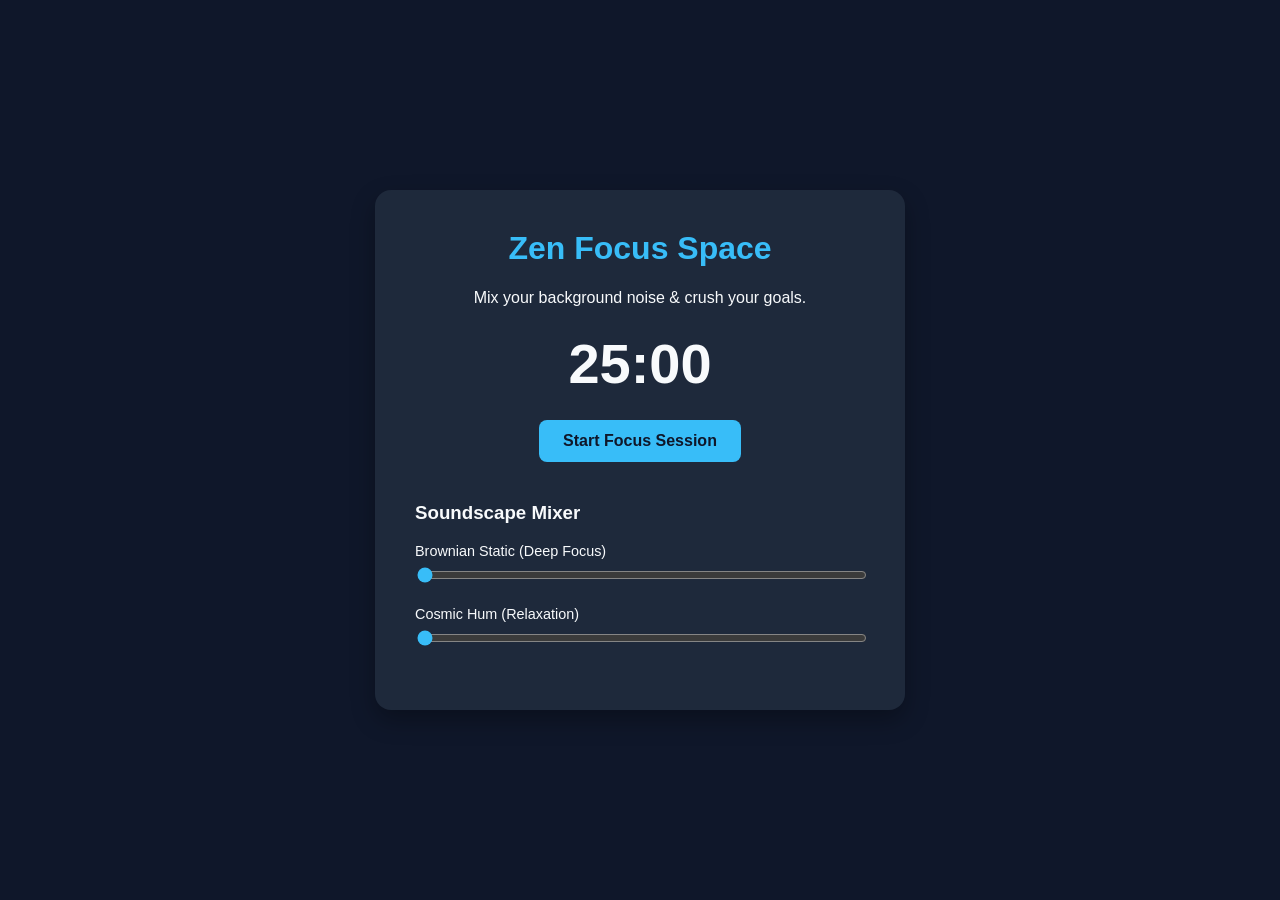
<file: game.html>
<!DOCTYPE html>
<html lang="en">
<head>
    <meta charset="UTF-8">
    <meta name="viewport" content="width=device-width, initial-scale=1.0">
    <title>Zen Focus Mixer</title>
    <style>
        :root {
            --bg-color: #0f172a;
            --card-bg: #1e293b;
            --accent: #38bdf8;
            --text: #f8fafc;
        }

        body {
            font-family: 'Segoe UI', Tahoma, Geneva, Verdana, sans-serif;
            background-color: var(--bg-color);
            color: var(--text);
            display: flex;
            justify-content: center;
            align-items: center;
            min-height: 100vh;
            margin: 0;
            transition: background 0.5s ease;
        }

        .container {
            background: var(--card-bg);
            padding: 2.5rem;
            border-radius: 16px;
            box-shadow: 0 10px 25px rgba(0,0,0,0.3);
            width: 100%;
            max-width: 450px;
            text-align: center;
        }

        h1 { margin-top: 0; color: var(--accent); }

        .timer-display {
            font-size: 3.5rem;
            font-weight: bold;
            margin: 1.5rem 0;
            font-variant-numeric: tabular-nums;
        }

        .btn {
            background: var(--accent);
            color: var(--bg-color);
            border: none;
            padding: 0.75rem 1.5rem;
            font-size: 1rem;
            font-weight: bold;
            border-radius: 8px;
            cursor: pointer;
            transition: opacity 0.2s;
        }

        .btn:hover { opacity: 0.9; }

        .mixer {
            margin-top: 2.5rem;
            text-align: left;
        }

        .sound-control {
            margin-bottom: 1.2rem;
        }

        .sound-control label {
            display: block;
            margin-bottom: 0.4rem;
            font-size: 0.9rem;
        }

        .sound-control input[type="range"] {
            width: 100%;
            accent-color: var(--accent);
        }
    </style>
</head>
<body>

<div class="container">
    <h1>Zen Focus Space</h1>
    <p>Mix your background noise & crush your goals.</p>

    <div class="timer-display" id="timer">25:00</div>
    <button class="btn" id="startBtn">Start Focus Session</button>

    <div class="mixer">
        <h3>Soundscape Mixer</h3>
        
        <div class="sound-control">
            <label for="brownNoise">Brownian Static (Deep Focus)</label>
            <input type="range" id="brownNoise" min="0" max="1" step="0.01" value="0">
        </div>

        <div class="sound-control">
            <label for="spaceDrone">Cosmic Hum (Relaxation)</label>
            <input type="range" id="spaceDrone" min="0" max="1" step="0.01" value="0">
        </div>
    </div>
</div>

<script>
    // --- TIMER LOGIC ---
    let timeLeft = 25 * 60;
    let timerId = null;
    const timerDisplay = document.getElementById('timer');
    const startBtn = document.getElementById('startBtn');

    function updateTimerDisplay() {
        const minutes = Math.floor(timeLeft / 60).toString().padStart(2, '0');
        const seconds = (timeLeft % 60).toString().padStart(2, '0');
        timerDisplay.textContent = `${minutes}:${seconds}`;
    }

    startBtn.addEventListener('click', () => {
        if (timerId) {
            clearInterval(timerId);
            timerId = null;
            startBtn.textContent = 'Resume Focus';
        } else {
            startBtn.textContent = 'Pause';
            timerId = setInterval(() => {
                if (timeLeft > 0) {
                    timeLeft--;
                    updateTimerDisplay();
                } else {
                    clearInterval(timerId);
                    alert("Focus session complete! Take a break.");
                }
            }, 1000);
        }
    });

    // --- AUDIO SYNTHESIS LOGIC (Web Audio API) ---
    const audioCtx = new (window.AudioContext || window.webkitAudioContext)();
    
    function createNoiseNode(type) {
        const bufferSize = 2 * audioCtx.sampleRate;
        const noiseBuffer = audioCtx.createBuffer(1, bufferSize, audioCtx.sampleRate);
        const output = noiseBuffer.getChannelData(0);
        
        let lastOut = 0.0;
        for (let i = 0; i < bufferSize; i++) {
            const white = Math.random() * 2 - 1;
            if (type === 'brown') {
                // Brownian noise filter formula
                output[i] = (lastOut + (0.02 * white)) / 1.02;
                lastOut = output[i];
                output[i] *= 3.5; // Compensate for loss of volume
            } else {
                output[i] = white;
            }
        }
        
        const noise = audioCtx.createBufferSource();
        noise.buffer = noiseBuffer;
        noise.loop = true;
        return noise;
    }

    // Set up Brown Noise
    const brownNode = createNoiseNode('brown');
    const brownGain = audioCtx.createGain();
    brownGain.gain.value = 0;
    brownNode.connect(brownGain).connect(audioCtx.destination);
    let brownStarted = false;

    document.getElementById('brownNoise').addEventListener('input', (e) => {
        if (audioCtx.state === 'suspended') audioCtx.resume();
        if (!brownStarted) { brownNode.start(); brownStarted = true; }
        brownGain.gain.value = e.target.value;
    });

    // Set up Oscillator Drone
    const osc = audioCtx.createOscillator();
    const oscGain = audioCtx.createGain();
    osc.type = 'triangle';
    osc.frequency.value = 85; // Low soothing frequency
    oscGain.gain.value = 0;
    osc.connect(oscGain).connect(audioCtx.destination);
    let oscStarted = false;

    document.getElementById('spaceDrone').addEventListener('input', (e) => {
        if (audioCtx.state === 'suspended') audioCtx.resume();
        if (!oscStarted) { osc.start(); oscStarted = true; }
        oscGain.gain.value = e.target.value * 0.5; // Keep it subtle
    });
</script>

</body>
</html>
</file>
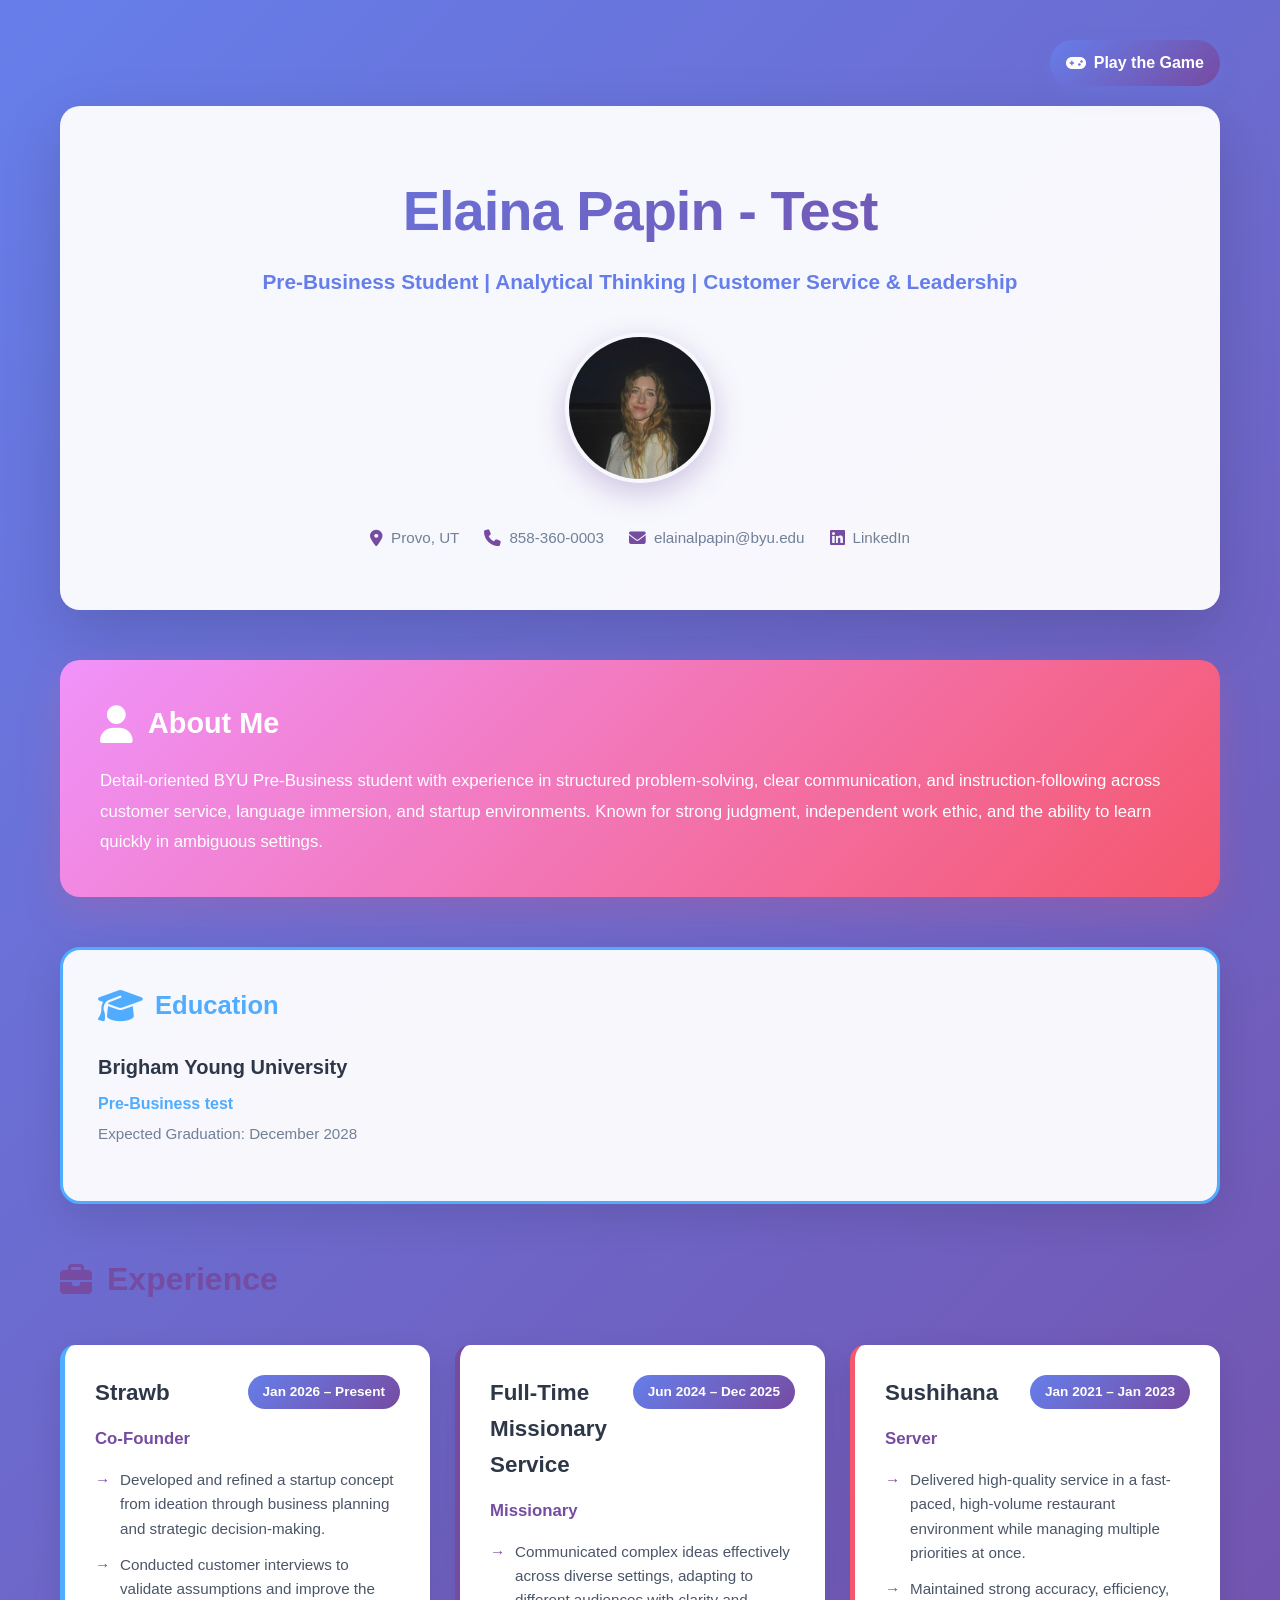
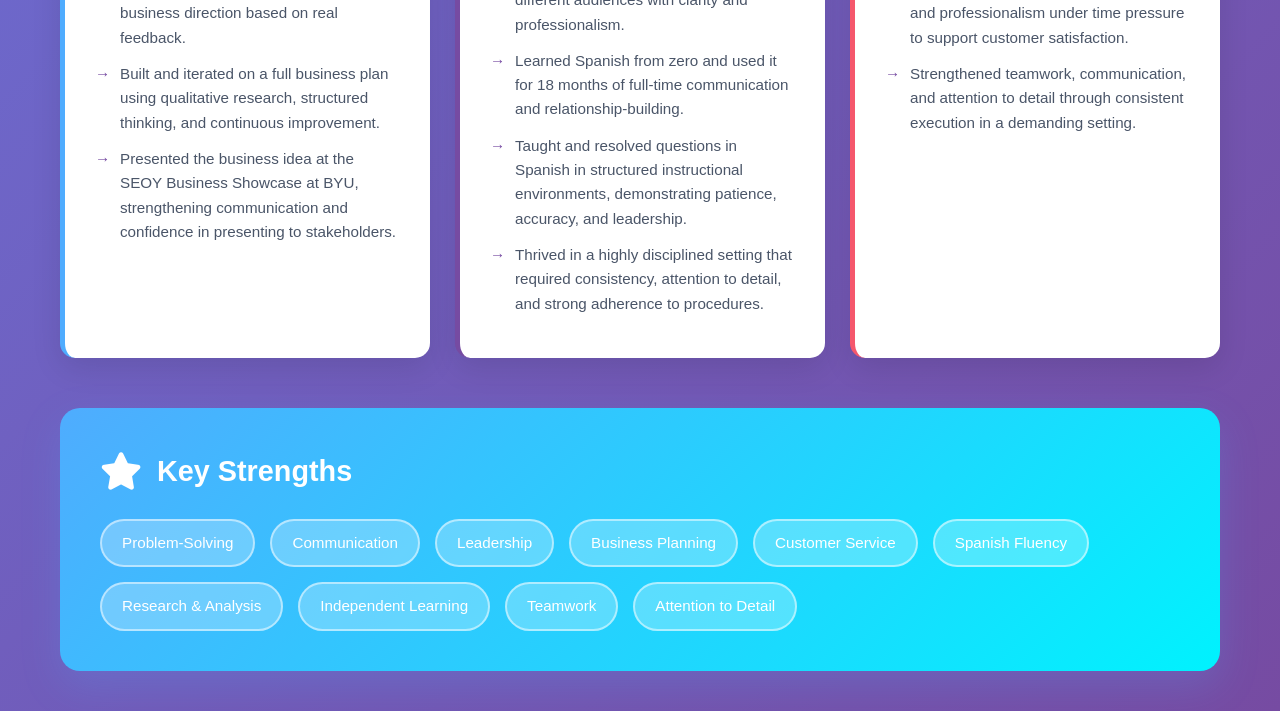
<file: resume.html>
<!DOCTYPE html>
<html lang="en">
<head>
  <meta charset="UTF-8" />
  <meta name="viewport" content="width=device-width, initial-scale=1.0" />
  <title>Elaina Papin | Portfolio</title>
  <link rel="stylesheet" href="https://cdnjs.cloudflare.com/ajax/libs/font-awesome/6.4.0/css/all.min.css" />
  <style>
    * {
      box-sizing: border-box;
      margin: 0;
      padding: 0;
    }

    body {
      background: linear-gradient(135deg, #667eea 0%, #764ba2 25%, #f093fb 50%, #4facfe 75%, #00f2fe 100%);
      background-size: 400% 400%;
      animation: gradientShift 15s ease infinite;
      font-family: "Poppins", "Segoe UI", sans-serif;
      color: #2d3748;
      line-height: 1.6;
      min-height: 100vh;
    }

    @keyframes gradientShift {
      0% { background-position: 0% 50%; }
      50% { background-position: 100% 50%; }
      100% { background-position: 0% 50%; }
    }

    @keyframes slideInUp {
      from {
        opacity: 0;
        transform: translateY(30px);
      }
      to {
        opacity: 1;
        transform: translateY(0);
      }
    }

    @keyframes float {
      0%, 100% { transform: translateY(0px); }
      50% { transform: translateY(-10px); }
    }

    .container {
      max-width: 1200px;
      margin: 0 auto;
      padding: 40px 20px;
    }

    /* Header Section */
    header {
      text-align: center;
      padding: 60px 30px;
      background: rgba(255, 255, 255, 0.95);
      border-radius: 20px;
      box-shadow: 0 20px 60px rgba(0, 0, 0, 0.15);
      margin-bottom: 50px;
      animation: slideInUp 0.8s ease;
    }

    .name {
      font-size: 3.5em;
      font-weight: 800;
      background: linear-gradient(135deg, #667eea, #764ba2);
      -webkit-background-clip: text;
      -webkit-text-fill-color: transparent;
      background-clip: text;
      margin-bottom: 10px;
      letter-spacing: -1px;
    }

    .title {
      font-size: 1.3em;
      color: #667eea;
      font-weight: 600;
      margin-bottom: 15px;
    }

    .contact {
      font-size: 0.95em;
      color: #718096;
      display: flex;
      justify-content: center;
      gap: 25px;
      flex-wrap: wrap;
      margin-top: 15px;
    }

    .contact-item {
      display: flex;
      align-items: center;
      gap: 8px;
    }

    .contact-item i {
      color: #764ba2;
      font-size: 1.1em;
    }

    .contact-item a {
      color: inherit;
      text-decoration: none;
      transition: color 0.3s ease;
    }

    .contact-item a:hover {
      color: #667eea;
    }

    .top-nav {
      display: flex;
      justify-content: flex-end;
      margin-bottom: 20px;
    }

    .nav-button {
      display: inline-flex;
      align-items: center;
      gap: 8px;
      padding: 10px 16px;
      background: linear-gradient(135deg, #667eea, #764ba2);
      color: white;
      text-decoration: none;
      border-radius: 999px;
      font-weight: 600;
      box-shadow: 0 8px 20px rgba(102, 126, 234, 0.25);
      transition: transform 0.2s ease, box-shadow 0.2s ease;
    }

    .nav-button:hover {
      transform: translateY(-2px);
      box-shadow: 0 12px 24px rgba(102, 126, 234, 0.35);
    }

    .profile-image {
      width: 150px;
      height: 150px;
      border-radius: 50%;
      object-fit: cover;
      margin: 20px auto;
      border: 4px solid transparent;
      background: linear-gradient(135deg, #667eea, #764ba2, #f093fb, #4facfe);
      background-clip: padding-box;
      box-shadow: 0 10px 30px rgba(118, 75, 162, 0.3);
      animation: slideInUp 0.8s ease 0.2s both;
    }

    .profile-image:hover {
      transform: scale(1.05);
      box-shadow: 0 15px 40px rgba(118, 75, 162, 0.5);
    }

    /* Summary Section */
    .summary-section {
      background: linear-gradient(135deg, #f093fb 0%, #f5576c 100%);
      padding: 40px;
      border-radius: 20px;
      color: white;
      margin-bottom: 50px;
      animation: slideInUp 1s ease;
      box-shadow: 0 15px 40px rgba(245, 87, 108, 0.2);
    }

    .summary-section h2 {
      font-size: 1.8em;
      margin-bottom: 20px;
      display: flex;
      align-items: center;
      gap: 15px;
    }

    .summary-section i {
      font-size: 1.3em;
    }

    .summary-section p {
      font-size: 1.05em;
      line-height: 1.8;
      font-weight: 300;
    }

    /* Grid Layout for Sections */
    .sections-grid {
      display: grid;
      grid-template-columns: repeat(auto-fit, minmax(350px, 1fr));
      gap: 30px;
      margin-bottom: 50px;
    }

    /* Individual Sections */
    .section-card {
      background: rgba(255, 255, 255, 0.95);
      border-radius: 20px;
      padding: 35px;
      box-shadow: 0 15px 40px rgba(0, 0, 0, 0.1);
      transition: all 0.3s ease;
      animation: slideInUp 1.2s ease;
      border: 3px solid transparent;
    }

    .section-card:hover {
      transform: translateY(-8px);
      box-shadow: 0 25px 60px rgba(0, 0, 0, 0.15);
    }

    .section-card.education { border-color: #4facfe; }
    .section-card.education:hover { background: linear-gradient(135deg, rgba(79, 172, 254, 0.05), rgba(79, 172, 254, 0.02)); }

    .section-card h2 {
      font-size: 1.6em;
      margin-bottom: 25px;
      display: flex;
      align-items: center;
      gap: 12px;
    }

    .section-card.education h2 { color: #4facfe; }
    .section-card.education h2 i { font-size: 1.4em; color: #4facfe; }

    /* Education Content */
    .education-item {
      margin-bottom: 20px;
    }

    .school-name {
      font-size: 1.25em;
      font-weight: 700;
      color: #2d3748;
      margin-bottom: 8px;
    }

    .degree {
      font-size: 1em;
      color: #4facfe;
      font-weight: 600;
      margin-bottom: 5px;
    }

    .graduation {
      font-size: 0.95em;
      color: #718096;
    }

    /* Experience Section */
    .experience-section {
      grid-column: 1 / -1;
    }

    .experience-section h2 {
      font-size: 2em;
      margin-bottom: 40px;
      color: #764ba2;
      display: flex;
      align-items: center;
      gap: 15px;
    }

    .experience-section h2 i {
      color: #764ba2;
    }

    .experience-grid {
      display: grid;
      grid-template-columns: repeat(auto-fit, minmax(320px, 1fr));
      gap: 25px;
    }

    .experience-card {
      background: white;
      border-radius: 15px;
      padding: 30px;
      box-shadow: 0 10px 30px rgba(0, 0, 0, 0.1);
      transition: all 0.3s ease;
      border-left: 5px solid #764ba2;
      animation: slideInUp 1.3s ease;
    }

    .experience-card:nth-child(2) { border-left-color: #764ba2; }
    .experience-card:nth-child(3) { border-left-color: #f5576c; }
    .experience-card:nth-child(1) { border-left-color: #4facfe; }

    .experience-card:hover {
      transform: translateY(-10px);
      box-shadow: 0 20px 50px rgba(0, 0, 0, 0.15);
    }

    .experience-header {
      display: flex;
      justify-content: space-between;
      align-items: start;
      margin-bottom: 15px;
      gap: 10px;
    }

    .company-name {
      font-size: 1.4em;
      font-weight: 700;
      color: #2d3748;
    }

    .date-badge {
      background: linear-gradient(135deg, #667eea, #764ba2);
      color: white;
      padding: 6px 15px;
      border-radius: 20px;
      font-size: 0.85em;
      font-weight: 600;
      white-space: nowrap;
    }

    .position {
      font-size: 1.05em;
      color: #764ba2;
      font-weight: 600;
      margin-bottom: 15px;
    }

    .experience-card ul {
      list-style: none;
      margin: 0;
    }

    .experience-card li {
      margin-bottom: 12px;
      padding-left: 25px;
      position: relative;
      color: #4a5568;
      font-size: 0.95em;
      line-height: 1.6;
    }

    .experience-card li:before {
      content: "→";
      position: absolute;
      left: 0;
      color: #764ba2;
      font-weight: bold;
    }

    /* Skills Pills */
    .skills-section {
      background: linear-gradient(135deg, #4facfe 0%, #00f2fe 100%);
      color: white;
      padding: 40px;
      border-radius: 20px;
      grid-column: 1 / -1;
      animation: slideInUp 1.4s ease;
      box-shadow: 0 15px 40px rgba(79, 172, 254, 0.2);
    }

    .skills-section h2 {
      font-size: 1.8em;
      margin-bottom: 25px;
      display: flex;
      align-items: center;
      gap: 15px;
    }

    .skills-section i {
      font-size: 1.3em;
    }

    .skills-list {
      display: flex;
      flex-wrap: wrap;
      gap: 15px;
    }

    .skill-tag {
      background: rgba(255, 255, 255, 0.25);
      border: 2px solid rgba(255, 255, 255, 0.5);
      color: white;
      padding: 10px 20px;
      border-radius: 25px;
      font-size: 0.95em;
      font-weight: 500;
      transition: all 0.3s ease;
    }

    .skill-tag:hover {
      background: rgba(255, 255, 255, 0.4);
      transform: scale(1.05);
      border-color: white;
    }

    /* Responsive */
    @media (max-width: 768px) {
      .container {
        padding: 20px 15px;
      }

      header {
        padding: 40px 20px;
        margin-bottom: 30px;
      }

      .name {
        font-size: 2.5em;
      }

      .title {
        font-size: 1.1em;
      }

      .contact {
        flex-direction: column;
        gap: 10px;
      }

      .sections-grid {
        grid-template-columns: 1fr;
        gap: 20px;
      }

      .experience-grid {
        grid-template-columns: 1fr;
      }

      .summary-section {
        padding: 25px;
      }

      .section-card {
        padding: 25px;
      }

      .profile-image {
        width: 120px;
        height: 120px;
      }
    }
  </style>
</head>
<body>
  <div class="container">
    <nav class="top-nav">
      <a href="game.html" class="nav-button">
        <i class="fas fa-gamepad"></i>
        Play the Game
      </a>
    </nav>

    <!-- Header -->
    <header>
      <h1 class="name">Elaina Papin - Test</h1>
      <p class="title">Pre-Business Student | Analytical Thinking | Customer Service & Leadership</p>
      <img src="me.jpg" alt="Elaina Papin" class="profile-image" />
      <div class="contact">
        <div class="contact-item">
          <i class="fas fa-map-marker-alt"></i>
          <span>Provo, UT</span>
        </div>
        <div class="contact-item">
          <i class="fas fa-phone"></i>
          <span>858-360-0003</span>
        </div>
        <div class="contact-item">
          <i class="fas fa-envelope"></i>
          <span>elainalpapin@byu.edu</span>
        </div>
        <div class="contact-item">
          <i class="fab fa-linkedin"></i>
          <span><a href="https://linkedin.com/in/elaina-papin-66b6853b5" target="_blank">LinkedIn</a></span>
        </div>
      </div>
    </header>

    <!-- Summary Section -->
    <section class="summary-section">
      <h2>
        <i class="fas fa-user"></i>
        About Me
      </h2>
      <p>
        Detail-oriented BYU Pre-Business student with experience in structured problem-solving, clear communication, and instruction-following across customer service, language immersion, and startup environments. Known for strong judgment, independent work ethic, and the ability to learn quickly in ambiguous settings.
      </p>
    </section>

    <!-- Education Section -->
    <div class="sections-grid">
      <section class="section-card education">
        <h2>
          <i class="fas fa-graduation-cap"></i>
          Education
        </h2>
        <div class="education-item">
          <div class="school-name">Brigham Young University</div>
          <div class="degree">Pre-Business test</div>
          <div class="graduation">Expected Graduation: December 2028</div>
        </div>
      </section>
    </div>

    <!-- Experience Section -->
    <section class="experience-section">
      <h2>
        <i class="fas fa-briefcase"></i>
        Experience
      </h2>
      <div class="experience-grid">
        <!-- Strawb -->
        <div class="experience-card">
          <div class="experience-header">
            <div class="company-name">Strawb</div>
            <span class="date-badge">Jan 2026 – Present</span>
          </div>
          <div class="position">Co-Founder</div>
          <ul>
            <li>Developed and refined a startup concept from ideation through business planning and strategic decision-making.</li>
            <li>Conducted customer interviews to validate assumptions and improve the business direction based on real feedback.</li>
            <li>Built and iterated on a full business plan using qualitative research, structured thinking, and continuous improvement.</li>
            <li>Presented the business idea at the SEOY Business Showcase at BYU, strengthening communication and confidence in presenting to stakeholders.</li>
          </ul>
        </div>

        <!-- Missionary Service -->
        <div class="experience-card">
          <div class="experience-header">
            <div class="company-name">Full-Time Missionary Service</div>
            <span class="date-badge">Jun 2024 – Dec 2025</span>
          </div>
          <div class="position">Missionary</div>
          <ul>
            <li>Communicated complex ideas effectively across diverse settings, adapting to different audiences with clarity and professionalism.</li>
            <li>Learned Spanish from zero and used it for 18 months of full-time communication and relationship-building.</li>
            <li>Taught and resolved questions in Spanish in structured instructional environments, demonstrating patience, accuracy, and leadership.</li>
            <li>Thrived in a highly disciplined setting that required consistency, attention to detail, and strong adherence to procedures.</li>
          </ul>
        </div>

        <!-- Sushihana Server -->
        <div class="experience-card">
          <div class="experience-header">
            <div class="company-name">Sushihana</div>
            <span class="date-badge">Jan 2021 – Jan 2023</span>
          </div>
          <div class="position">Server</div>
          <ul>
            <li>Delivered high-quality service in a fast-paced, high-volume restaurant environment while managing multiple priorities at once.</li>
            <li>Maintained strong accuracy, efficiency, and professionalism under time pressure to support customer satisfaction.</li>
            <li>Strengthened teamwork, communication, and attention to detail through consistent execution in a demanding setting.</li>
          </ul>
        </div>
      </div>
    </section>

    <!-- Skills Section -->
    <section class="skills-section" style="margin-top: 50px;">
      <h2>
        <i class="fas fa-star"></i>
        Key Strengths
      </h2>
      <div class="skills-list">
        <span class="skill-tag">Problem-Solving</span>
        <span class="skill-tag">Communication</span>
        <span class="skill-tag">Leadership</span>
        <span class="skill-tag">Business Planning</span>
        <span class="skill-tag">Customer Service</span>
        <span class="skill-tag">Spanish Fluency</span>
        <span class="skill-tag">Research & Analysis</span>
        <span class="skill-tag">Independent Learning</span>
        <span class="skill-tag">Teamwork</span>
        <span class="skill-tag">Attention to Detail</span>
      </div>
    </section>
  </div>
</body>
</html>
</file>
